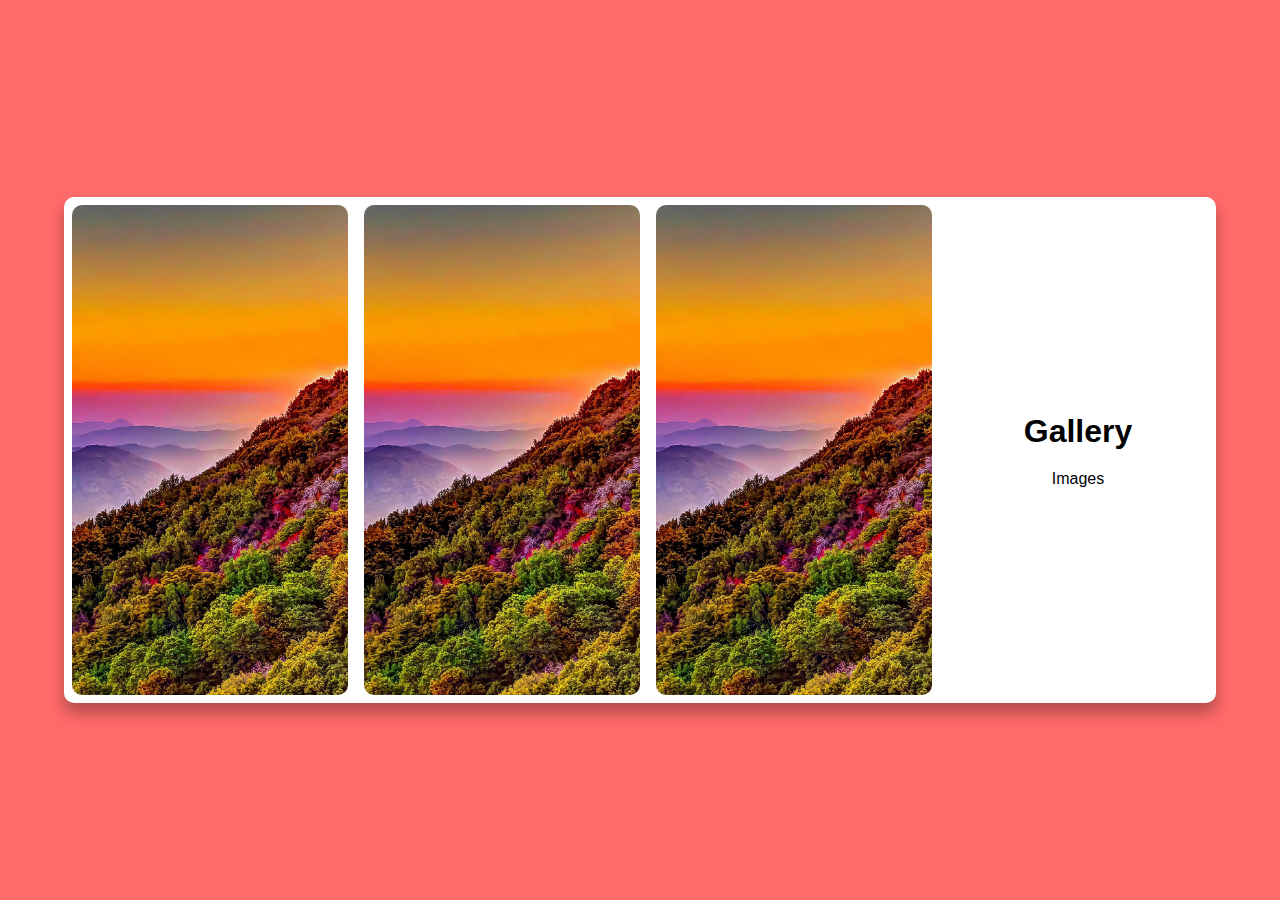
<file: gallery.html>
<!DOCTYPE html>
<html lang="en">
<head>
    <meta charset="UTF-8">
    <meta name="viewport" content="width=device-width, initial-scale=1.0">
    <title>Gallery</title>
    <link rel="stylesheet" href="gift.css">
    <style>
        .image-container {
            padding: 0.5rem; /* Adjust the padding value as needed */
        }
    </style>
</head>
<body>
    <div class="container">
        <div class="image-container">
            <img src="Resources/placeholder.webp" alt="Gift Image">
        </div>
        <div class="image-container">
            <img src="Resources/placeholder.webp" alt="Gift Image">
        </div>
        <div class="image-container">
            <img src="Resources/placeholder.webp" alt="Gift Image">
        </div>
        <div class="content-container">
            <h1>Gallery</h1>
            <p>Images</p>
        </div>
    </div>
</body>
</html>
</file>
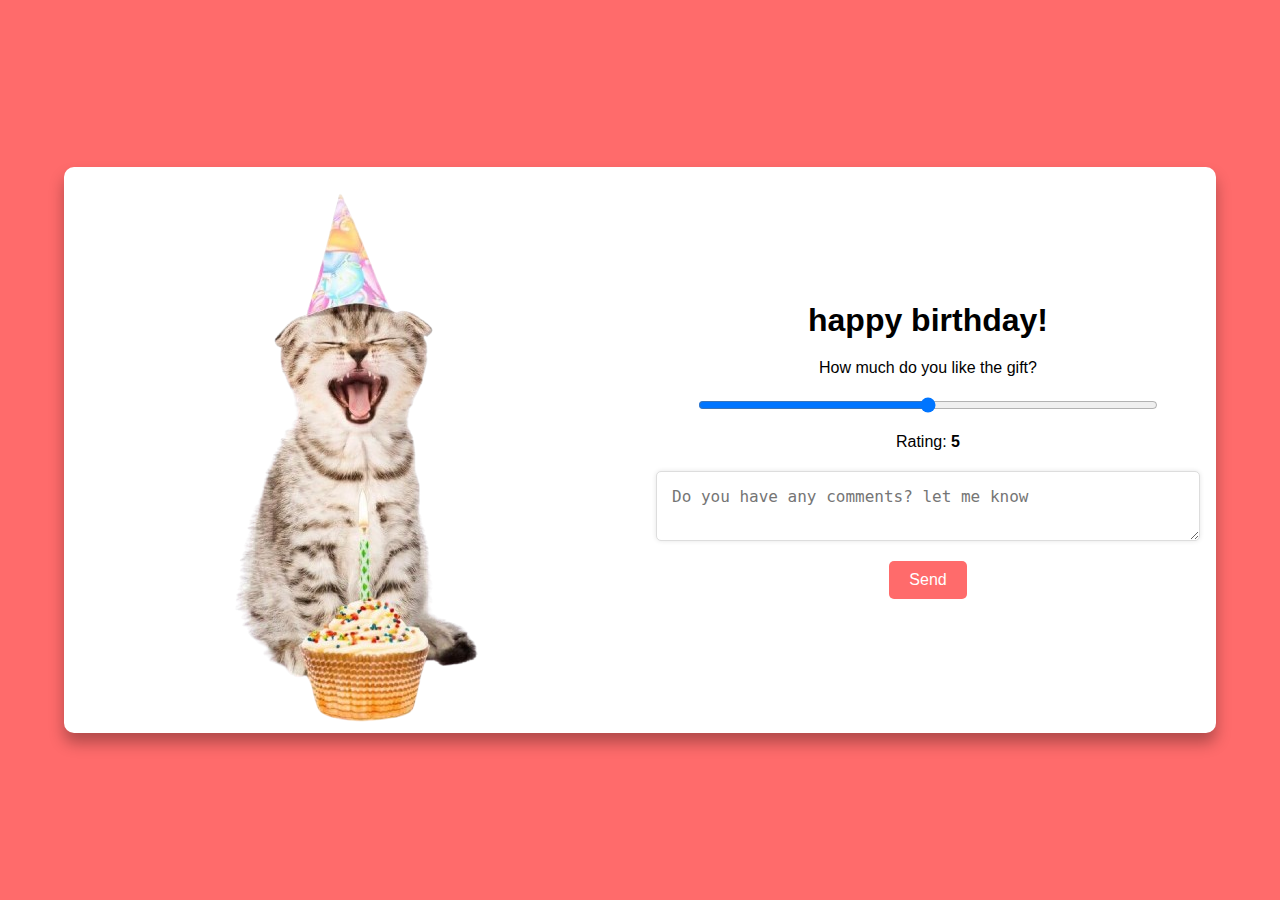
<file: gift.html>
<!DOCTYPE html>
<html lang="en">
<head>
    <meta charset="UTF-8">
    <meta name="viewport" content="width=device-width, initial-scale=1.0">
    <title>Gift</title>
    <link rel="stylesheet" href="gift.css">
</head>
<body>
    <div class="container">
        <div class="image-container">
            <img src="Resources/cat.png" alt="Gift Image">
        </div>
        <div class="content-container">
            <h1>happy birthday!</h1>
            <p>How much do you like the gift?
            </p>
            <input type="range" min="0" max="10" value="5" class="slider" id="giftSlider">
            <p>Rating: <span id="sliderValue">5</span> <span id="feedbackText"></span></p>
            <textarea id="comment" placeholder="Do you have any comments? let me know"></textarea>
            <button id="submitBtn">Send</button>
        </div>
    </div>
    <script src="gift.js"></script>
</body>
</html>
</file>
<file: gift.css>
body {
    font-family: Arial, sans-serif;
    margin: 0;
    padding: 0;
    display: flex;
    justify-content: center;
    align-items: center;
    min-height: 100vh;
    background-color: #ff6b6b;
    overflow: scroll;
}
.container {
    display: flex;
    flex-direction: row;
    width: 90%;
    height: auto;
    background-color: white;
    box-shadow: 0 10px 15px rgba(0, 0, 0, 0.3);
    border-radius: 10px;
    box-sizing: border-box;
    overflow: hidden; /* Ensure content stays within bounds */
}
#comment {
    width: 100%;
    max-width: calc(100% - 2rem); /* Adjust based on container padding/margin */
    padding: 0.9375rem;
    border: 1px solid #ddd;
    border-radius: 0.3125rem;
    font-size: 1rem;
    resize: vertical;
    box-shadow: 0 0 0.3125rem rgba(0, 0, 0, 0.1);
    transition: border-color 0.3s ease-in-out, box-shadow 0.3s ease-in-out;
    box-sizing: border-box; /* Ensure padding is included in width calculation */
}
#comment:focus {
    border-color: #ff6b6b;
    box-shadow: 0 0 0.625rem rgba(255, 107, 107, 0.5);
    outline: none;
}
#feedbackText {
    margin-left: 10px;
    font-weight: bold;
}
.image-container {
    flex: 1;
    margin: 0 auto;
    display: flex;
    justify-content: center;
    align-items: center;
}
.image-container img {
    max-width: 100%;
    max-height: 100%;
    border-radius: 10px;
    object-fit: contain; /* Ensure the image scales down proportionally */
}
.content-container {
    flex: 1;
    display: flex;
    flex-direction: column;
    justify-content: center;
    align-items: center;
    text-align: center;
    overflow: hidden; /* Ensure content stays within bounds */
}
.content-container h1 {
    font-size: 2rem;
    margin: 10px 0;
}
.content-container p {
    margin: 10px 0;
}
.slider {
    width: 80%;
    margin: 10px 0;
}
textarea {
    width: 80%;
    margin: 10px 0;
    resize: vertical;
    max-width: 100%; /* Ensure textarea does not exceed container width */
    max-height: 150px; /* Set a maximum height for the textarea */
    overflow: auto; /* Add scrollbars if content exceeds max height */
}
button {
    margin: 10px 0;
}
#sliderValue {
    font-weight: bold;
}
button {
    padding: 10px 20px;
    font-size: 1rem;
    color: white;
    background-color: #ff6b6b;
    border: none;
    border-radius: 5px;
    cursor: pointer;
    position: relative; /* Required for emoji positioning */
    overflow: hidden; /* Hide overflow for emoji effect */
    transition: background-color 0.3s ease;
}
button:hover {
    background-color: #923131;
    animation: bounce 1s;
    color: #f8d8d8;
    box-shadow: 0 10px 15px rgba(0, 0, 0, 0.3);
}

.emoji-background {
    position: absolute;
    top: 0;
    left: 0;
    width: 100%;
    height: 100%;
    pointer-events: none; /* Allow clicks to pass through */
}
.button-emoji {
    position: absolute;
    font-size: 1.5rem;
}
.button-emoji.top-left {
    top: 10%;
    left: 10%;
}
.button-emoji.top-right {
    top: 10%;
    right: 10%;
}
.button-emoji.bottom-left {
    bottom: 10%;
    left: 10%;
}
.button-emoji.bottom-right {
    bottom: 10%;
    right: 10%;
}

@keyframes bounce {
    0%, 20%, 50%, 80%, 100% {
        transform: translateY(0);
    }
    40% {
        transform: translateY(-10px);
    }
    60% {
        transform: translateY(-5px);
    }
}

@media (max-width: 768px) {
    .container {
        flex-direction: column; /* Stack elements vertically on smaller screens */
        width: 100%;
        height: auto;
    }

    .content-container h1 {
        font-size: 1.5rem;
    }
}
</file>
